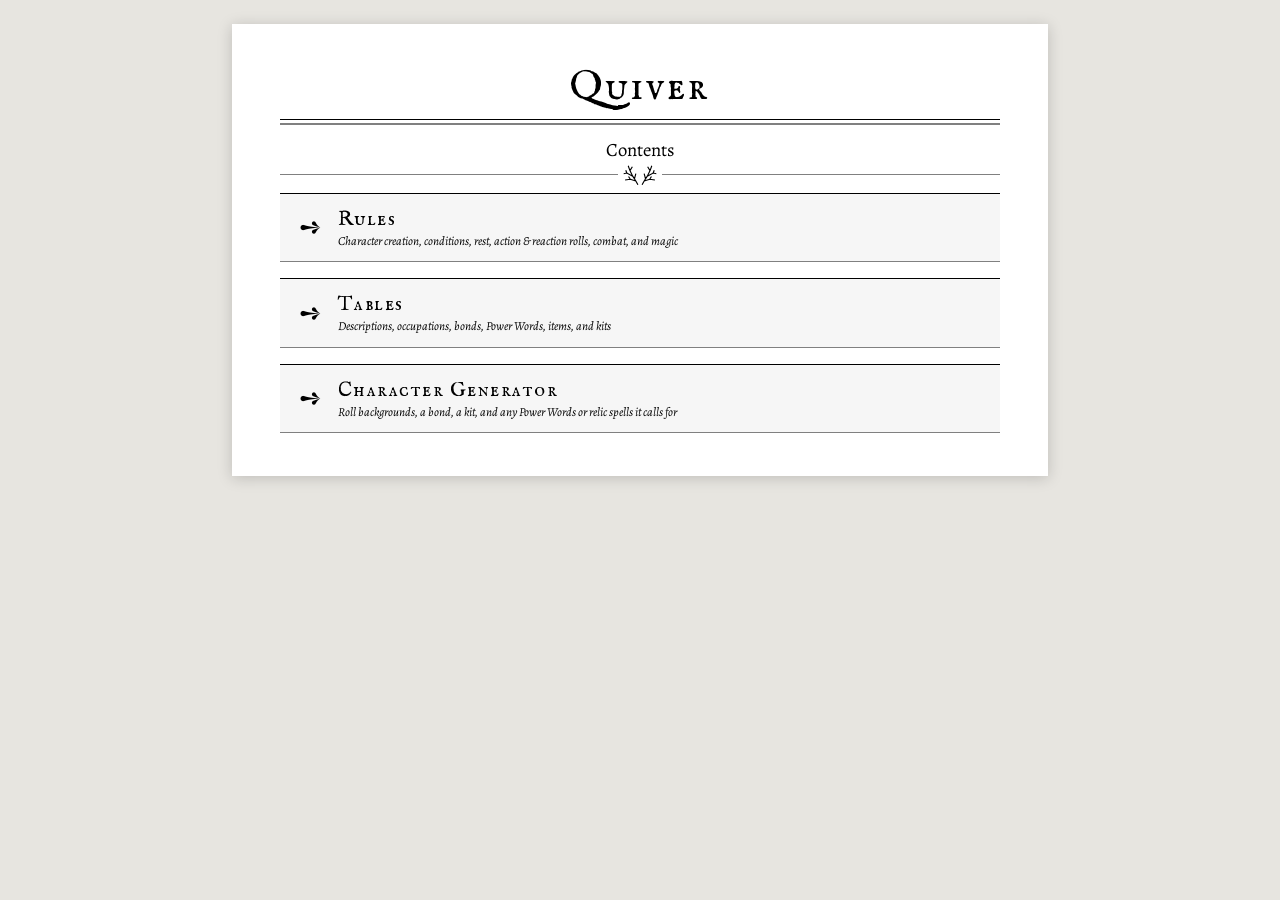
<file: index.html>
<!DOCTYPE html>
<html lang="en">
<head>
<meta charset="UTF-8">
<meta name="viewport" content="width=device-width, initial-scale=1">
<title>Quiver</title>
<link rel="stylesheet" href="style.css">
<link rel="icon" href="favicon.png" type="image/png" sizes="32x32">
</head>
<body class="home">

<div class="page">
  <div class="title">Quiver</div>
  <div class="title-rule"><div class="bar"></div><div class="bar2"></div></div>

  <h2>Contents</h2>

  <a class="doc" href="rules.html">
    <span class="doc-arrow">➺</span>
    <span class="doc-text">
      <span class="doc-title">Rules</span>
      <span class="doc-desc">Character creation, conditions, rest, action &amp; reaction rolls, combat, and magic</span>
    </span>
  </a>

  <a class="doc" href="tables.html">
    <span class="doc-arrow">➺</span>
    <span class="doc-text">
      <span class="doc-title">Tables</span>
      <span class="doc-desc">Descriptions, occupations, bonds, Power Words, items, and kits</span>
    </span>
  </a>

  <a class="doc" href="generator.html">
    <span class="doc-arrow">➺</span>
    <span class="doc-text">
      <span class="doc-title">Character Generator</span>
      <span class="doc-desc">Roll backgrounds, a bond, a kit, and any Power Words or relic spells it calls for</span>
    </span>
  </a>

</div>

</body>
</html>
</file>
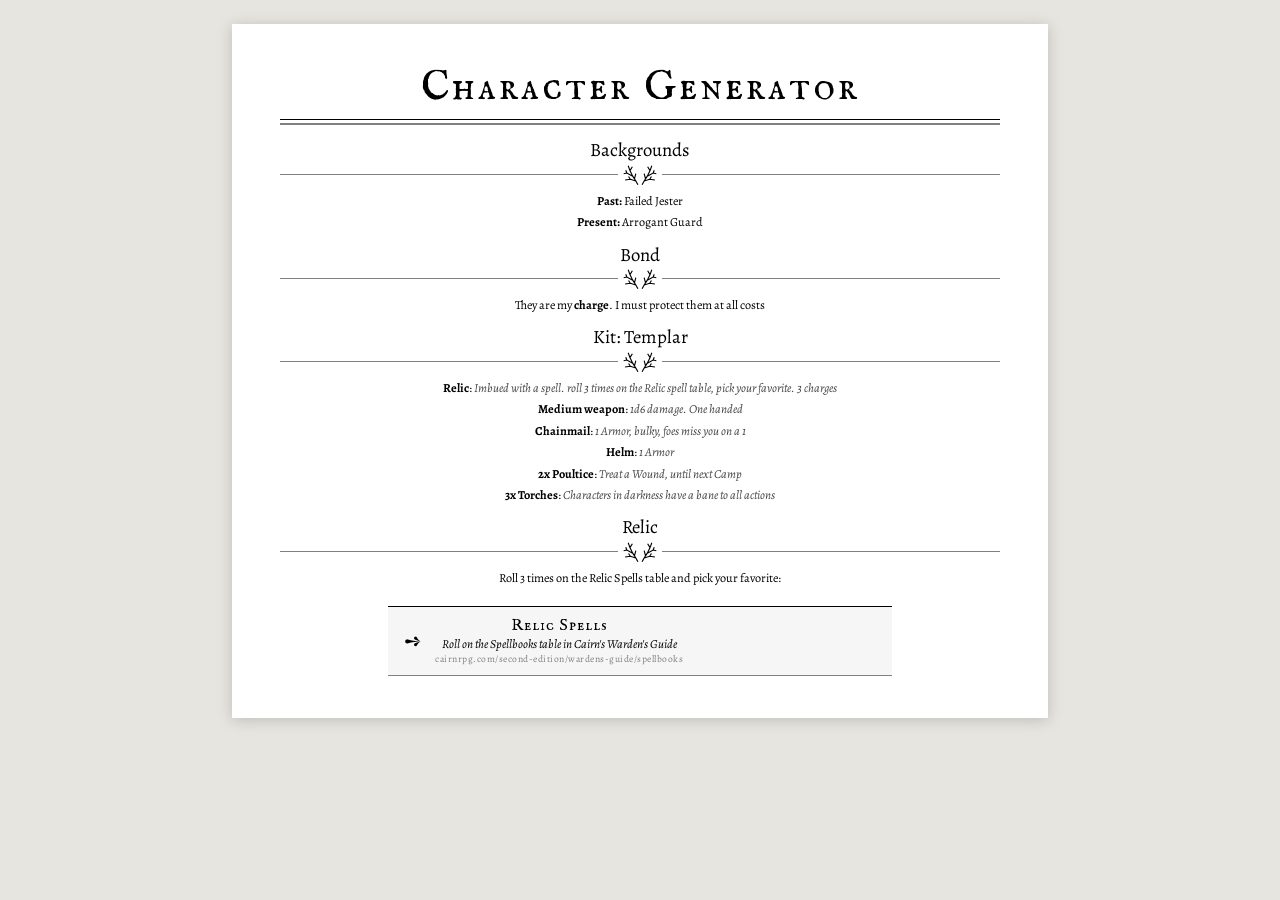
<file: generator.html>
<!DOCTYPE html>
<html lang="en">
<head>
<meta charset="UTF-8">
<meta name="viewport" content="width=device-width, initial-scale=1">
<title>Character Generator</title>
<link rel="stylesheet" href="style.css">
<link rel="icon" href="favicon.png" type="image/png" sizes="32x32">
</head>
<body class="home generator">

<div class="page">
  <div class="title">Character Generator</div>
  <div class="title-rule"><div class="bar"></div><div class="bar2"></div></div>

  <div id="sheet"></div>
</div>

<script>
// All content is read from tables.html at runtime, so nothing here duplicates it.
// fetch() needs the site served over http (e.g. `python -m http.server`), not opened from file://
const pick = arr => arr[Math.floor(Math.random() * arr.length)];

// The table that follows the <h2> with this exact text
function tableAfter(doc, heading) {
  const h2 = [...doc.querySelectorAll('h2')].find(h => h.textContent.trim() === heading);
  let el = h2 && h2.nextElementSibling;
  while (el && el.tagName !== 'TABLE') el = el.nextElementSibling;
  if (!el) throw new Error(`No table found under "${heading}" in tables.html`);
  return el;
}

// Every non-number cell is an entry; innerHTML keeps the <b> in bonds
const entries = table => [...table.querySelectorAll('td:not(.n)')].map(td => td.innerHTML.trim());

// Kits are laid out four to a tbody: a header row of names, then one row per item
function kits(table) {
  const result = [];
  for (const tbody of table.tBodies) {
    const [head, ...rows] = tbody.rows;
    [...head.cells].forEach((th, i) => {
      result.push({
        name: th.textContent.replace(/^\d+\.\s*/, ''),
        items: rows.map(r => r.cells[i].textContent.trim()).filter(Boolean),
      });
    });
  }
  return result;
}

const has = (kit, item) => kit.items.some(i => new RegExp(`\\b${item}\\b`, 'i').test(i));

const normalize = name => name.toLowerCase().replace(/’/g, "'").trim();

// Starting and Signature Items: name in <th>, description in the <td> after it
function itemDescriptions(doc) {
  const descs = {};
  doc.querySelectorAll('table.items th').forEach(th => {
    descs[normalize(th.textContent)] = th.nextElementSibling.textContent.trim();
  });
  return descs;
}

// Kits name items loosely ("3x vials", "Heavy Silvered Weapon", "Musical Instrument"),
// so try a few spellings against the item tables
function describe(kitItem, descs) {
  const name = normalize(kitItem.replace(/^\d+x\s*/i, ''));
  const lookup = n => descs[n] ?? descs[n.replace(/es$/, '')] ?? descs[n.replace(/s$/, '')];
  // "Heavy Silvered Weapon" ➺ "Weapon, Heavy" + "Weapon, silvered"
  const weapon = name.match(/^(.+) weapons?$/);
  const found = weapon
    ? weapon[1].split(' ').map(adj => descs[`weapon, ${adj}`])
    : [lookup(name) ?? lookup(name.split(' ').pop())];
  return found.filter(Boolean).join('. ');
}

function loadTables(doc) {
  return {
    description: entries(tableAfter(doc, 'Description')),
    occupation: entries(tableAfter(doc, 'Occupation')),
    bonds: entries(tableAfter(doc, 'Bonds')),
    powerWords: ['Forms', 'Essence', 'Effect'].map(t => entries(tableAfter(doc, `Power Word: ${t}`))),
    kits: kits(tableAfter(doc, 'Kits')),
    itemDescs: itemDescriptions(doc),
    relicLink: doc.querySelector('a.xref'),
    relicSpells: [],
  };
}

// Cairn's Spellbooks page (the URL comes from the link card in tables.html) is a d100 table:
// number, name, description. The italic part of a description is spellbook flavor, so drop it
async function loadRelicSpells(url) {
  const doc = new DOMParser().parseFromString(await (await fetch(url)).text(), 'text/html');
  return [...doc.querySelectorAll('table tbody tr')].map(r => {
    r.cells[2].querySelectorAll('em').forEach(em => em.remove());
    const text = r.cells[2].textContent.trim().replace(/\.(\s*\.)+$/, '.');
    return {name: r.cells[1].textContent.trim(), text};
  });
}

function rollUnique(n, rollOnce) {
  const results = new Set();
  while (results.size < n) results.add(rollOnce());
  return [...results];
}

function roll(t) {
  const kit = pick(t.kits);
  const background = () => `${pick(t.description)} ${pick(t.occupation)}`;
  const c = {
    backgrounds: [background(), background()],
    bond: pick(t.bonds),
    kit,
    // "roll 5 times on any of the tables": each roll picks a table at random, rerolling repeats
    powerWords: has(kit, 'Grimoire') ? rollUnique(5, () => pick(pick(t.powerWords))) : [],
    relicRolls: has(kit, 'Relic') ? 3 : has(kit, 'Talisman') ? 1 : 0,
    relicSpells: [],
  };
  if (t.relicSpells.length) {
    c.relicSpells = Array.from({length: c.relicRolls}, () => pick(t.relicSpells));
  }
  return c;
}

function render(c, t) {
  const list = items => `<ul>${items.map(i => `<li>${i}</li>`).join('')}</ul>`;
  let html = `
    <h2>Backgrounds</h2>
    ${list([`<b>Past:</b> ${c.backgrounds[0]}`, `<b>Present:</b> ${c.backgrounds[1]}`])}
    <h2>Bond</h2>
    <p>${c.bond}</p>
    <h2>Kit: ${c.kit.name}</h2>
    ${list(c.kit.items.map(item => {
      let desc = describe(item, t.itemDescs);
      // "3x Torches" already says how many, so drop "3 charges" from the description
      if (/^\d+x\s/i.test(item)) {
        desc = desc.replace(/(^|[,.]\s*)\d+ charges?(?=[,.]|$)/gi, '').replace(/^[,.]\s*/, '');
      }
      return `<b>${item}</b>${desc ? `: <span class="item-desc">${desc}</span>` : ''}`;
    }))}`;
  if (c.powerWords.length) {
    html += `<h2>Grimoire</h2><p>${c.powerWords.join(', ')}</p>`;
  }
  if (c.relicRolls) {
    const item = has(c.kit, 'Relic') ? 'Relic' : 'Talisman';
    html += `<h2>${item}</h2>`;
    if (c.relicSpells.length) {
      if (c.relicSpells.length > 1) html += `<p>Pick your favorite:</p>`;
      html += list(c.relicSpells.map(s => `<b>${s.name}</b>: ${s.text}`));
    } else {
      // Cairn couldn't be reached, so fall back to rolling by hand
      const times = c.relicRolls === 1 ? 'once' : `${c.relicRolls} times`;
      html += `<p>Roll ${times} on the Relic Spells table${c.relicRolls > 1 ? ' and pick your favorite' : ''}:</p>`;
      html += t.relicLink ? t.relicLink.outerHTML : '';
    }
  }
  document.getElementById('sheet').innerHTML = html;
}

fetch('tables.html')
  .then(r => r.text())
  .then(async text => {
    const tables = loadTables(new DOMParser().parseFromString(text, 'text/html'));
    if (tables.relicLink) {
      try { tables.relicSpells = await loadRelicSpells(tables.relicLink.href); }
      catch (err) { console.warn('Relic spells unavailable, falling back to the link', err); }
    }
    render(roll(tables), tables);
  })
  .catch(err => {
    document.getElementById('sheet').innerHTML =
      `<p class="note">Couldn't load tables.html (${err.message}). If you opened this file directly, serve the folder instead: <code>python -m http.server</code></p>`;
  });
</script>

</body>
</html>
</file>
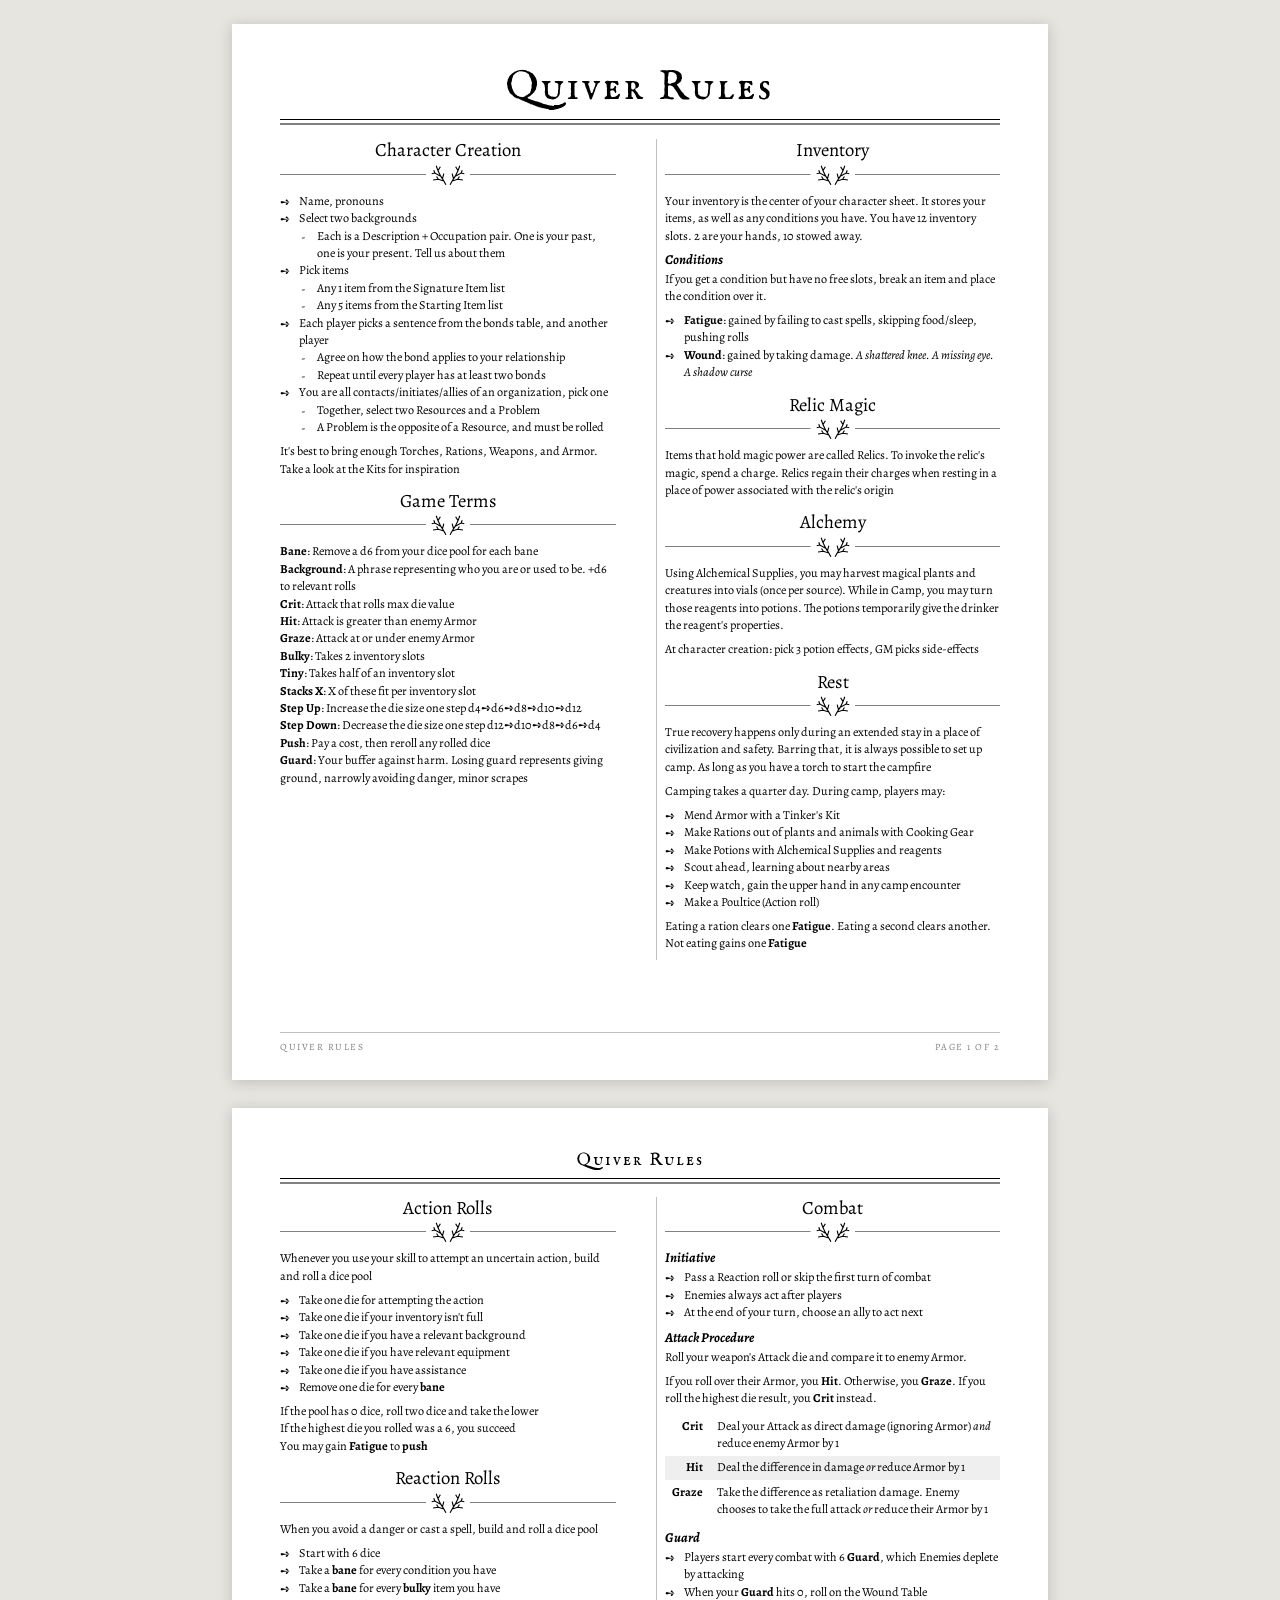
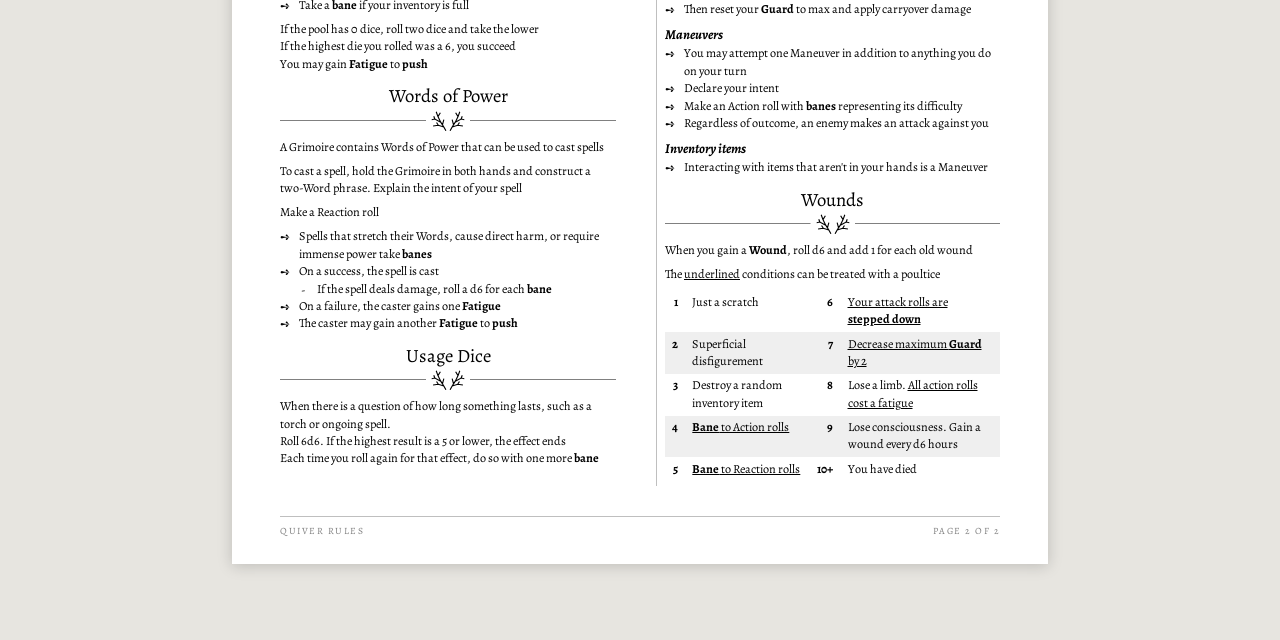
<file: rules.html>
<!DOCTYPE html>
<html lang="en">
<head>
<meta charset="UTF-8">
<meta name="viewport" content="width=device-width, initial-scale=1">
<title>Quiver Rules</title>
<link rel="stylesheet" href="style.css">
<link rel="icon" href="favicon.png" type="image/png" sizes="32x32">
</head>
<body>

<!-- ============ PAGE 1 ============ -->
<div class="page">
  <div class="title">Quiver Rules</div>
  <div class="title-rule"><div class="bar"></div><div class="bar2"></div></div>

  <div class="columns">
    <!-- LEFT COLUMN -->
    <div class="col-left">
      <h2>Character Creation</h2>
      <ul>
        <li>Name, pronouns</li>
        <li>Select two backgrounds
          <ul class="sub">
            <li>Each is a Description + Occupation pair. One is your past, one is your present. Tell us about them</li>
          </ul>
        </li>
        <li>Pick items
          <ul class="sub">
            <li>Any 1 item from the Signature Item list</li>
            <li>Any 5 items from the Starting Item list</li>
          </ul>
        </li>
        <li>Each player picks a sentence from the bonds table, and another player
          <ul class="sub">
            <li>Agree on how the bond applies to your relationship</li>
            <li>Repeat until every player has at least two bonds</li>
          </ul>
        </li>
        <li>You are all contacts/initiates/allies of an organization, pick one
          <ul class="sub">
            <li>Together, select two Resources and a Problem</li>
            <li>A Problem is the opposite of a Resource, and must be rolled</li>
          </ul>
        </li>
      </ul>
      <p>It's best to bring enough Torches, Rations, Weapons, and Armor. Take a look at the Kits for inspiration</p>

      <h2>Game Terms</h2>

      <div class="tight">
        <p><b>Bane</b>: Remove a d6 from your dice pool for each bane</p>
        <p><b>Background</b>: A phrase representing who you are or used to be. +d6 to relevant rolls</p>
        <p><b>Crit</b>: Attack that rolls max die value</p>
        <p><b>Hit</b>: Attack is greater than enemy Armor</p>
        <p><b>Graze</b>: Attack at or under enemy Armor</p>
        <p><b>Bulky</b>: Takes 2 inventory slots</p>
        <p><b>Tiny</b>: Takes half of an inventory slot</p>
        <p><b>Stacks X</b>: X of these fit per inventory slot</p>
        <p><b>Step Up</b>: Increase the die size one step d4➺d6➺d8➺d10➺d12</p>
        <p><b>Step Down</b>: Decrease the die size one step d12➺d10➺d8➺d6➺d4</p>
        <p><b>Push</b>: Pay a cost, then reroll any rolled dice</p>
        <p><b>Guard</b>: Your buffer against harm. Losing guard represents giving ground, narrowly avoiding danger, minor scrapes</p>
      </div>

    </div>

    <!-- RIGHT COLUMN -->
    <div class="col-right">

      <h2>Inventory</h2>
        <p>Your inventory is the center of your character sheet. It stores your items, as well as any conditions you have.
        You have 12 inventory slots. 2 are your hands, 10 stowed away.</p>
      <h3>Conditions</h3>
      <p>If you get a condition but have no free slots, break an item and place the condition over it.</p>
      <ul>
        <li><b>Fatigue</b>: gained by failing to cast spells, skipping food/sleep, pushing rolls</li>
        <li><b>Wound</b>: gained by taking damage. <i>A shattered knee. A missing eye. A shadow curse</i></li>
      </ul>

      <h2>Relic Magic</h2>

      <p>Items that hold magic power are called Relics.
      To invoke the relic's magic, spend a charge. 
      Relics regain their charges when resting in a place of power associated with the relic's origin</p>

      <h2>Alchemy</h2>
       <p>Using Alchemical Supplies, you may harvest magical plants and creatures into vials (once per source).
        While in Camp, you may turn those reagents into potions.
        The potions temporarily give the drinker the reagent's properties.</p>
        <p>At character creation: pick 3 potion effects, GM picks side-effects</p>

      <h2>Rest</h2>

      <p>True recovery happens only during an extended stay in a place of civilization and safety. Barring that, it is always possible to set up camp. As long as you have a torch to start the campfire</p>
      <p>Camping takes a quarter day. During camp, players may:</p>
      <ul>
        <li>Mend Armor with a Tinker's Kit</li>
        <li>Make Rations out of plants and animals with Cooking Gear</li>
        <li>Make Potions with Alchemical Supplies and reagents</li>
        <li>Scout ahead, learning about nearby areas</li>
        <li>Keep watch, gain the upper hand in any camp encounter</li>
        <li>Make a Poultice (Action roll)</li>
      </ul>
      <p>Eating a ration clears one <b>Fatigue</b>. Eating a second clears another. Not eating gains one <b>Fatigue</b></p>
    </div>
  </div>


  <div class="footer"><span>QUIVER RULES</span><span>PAGE 1 OF 2</span></div>
</div>

<!-- ============ PAGE 2 ============ -->
<div class="page">
  <div class="running-title">Quiver Rules</div>
  <div class="running-rule"></div>
  <div class="running-rule2"></div>

  <div class="columns">
    <!-- LEFT COLUMN -->
    <div class="col-left">
      <h2>Action Rolls</h2>

      <p>Whenever you use your skill to attempt an uncertain action, build and roll a dice pool</p>
      <ul>
        <li>Take one die for attempting the action</li>
        <li>Take one die if your inventory isn't full</li>
        <li>Take one die if you have a relevant background</li>
        <li>Take one die if you have relevant equipment</li>
        <li>Take one die if you have assistance</li>
        <li>Remove one die for every <b>bane</b></li>
      </ul>
      <p>
        If the pool has 0 dice, roll two dice and take the lower<br>
        If the highest die you rolled was a 6, you succeed<br>
        You may gain <b>Fatigue</b> to <b>push</b>
      </p>

      <h2>Reaction Rolls</h2>

      <p>When you avoid a danger or cast a spell, build and roll a dice pool</p>
      <ul>
        <li>Start with 6 dice</li>
        <li>Take a <b>bane</b> for every condition you have</li>
        <li>Take a <b>bane</b> for every <b>bulky</b> item you have</li>
        <li>Take a <b>bane</b> if your inventory is full</li>
      </ul>
      <p>
        If the pool has 0 dice, roll two dice and take the lower<br>
        If the highest die you rolled was a 6, you succeed<br>
        You may gain <b>Fatigue</b> to <b>push</b>
      </p>

      <h2>Words of Power</h2>

      <p>A Grimoire contains Words of Power that can be used to cast spells</p>
      <p>To cast a spell, hold the Grimoire in both hands and construct a two-Word phrase. Explain the intent of your spell</p>
      <p>Make a Reaction roll</p>
      <ul>
        <li>Spells that stretch their Words, cause direct harm, or require immense power take <b>banes</b></li>
        <li>On a success, the spell is cast
          <ul class="sub">
            <li>If the spell deals damage, roll a d6 for each <b>bane</b></li>
          </ul>
        </li>
        <li>On a failure, the caster gains one <b>Fatigue</b></li>
        <li>The caster may gain another <b>Fatigue</b> to <b>push</b></li>
      </ul>

      <h2>Usage Dice</h2>
      <p>
        When there is a question of how long something lasts, such as a torch or ongoing spell.<br>
        Roll 6d6. If the highest result is a 5 or lower, the effect ends<br>
        Each time you roll again for that effect, do so with one more <b>bane</b>
      </p>
    </div>

    <!-- RIGHT COLUMN -->
    <div class="col-right">
      <h2>Combat</h2>

      <h3>Initiative</h3>
      <ul>
        <li>Pass a Reaction roll or skip the first turn of combat</li>
        <li>Enemies always act after players</li>
        <li>At the end of your turn, choose an ally to act next</li>
      </ul>

      <h3>Attack Procedure</h3>
      <p>Roll your weapon's Attack die and compare it to enemy Armor.</p>
      <p>If you roll over their Armor, you <b>Hit</b>. Otherwise, you <b>Graze</b>. If you roll the highest die result, you <b>Crit</b> instead.</p>
      <table>
        <tr><td class="n">Crit</td><td>Deal your Attack as direct damage (ignoring Armor) <i>and</i> reduce enemy Armor by 1</td></tr>
        <tr><td class="n">Hit</td><td>Deal the difference in damage <i>or</i> reduce Armor by 1</td></tr>
        <tr><td class="n">Graze</td><td>Take the difference as retaliation damage. Enemy chooses to take the full attack <i>or</i> reduce their Armor by 1</td></tr>
      </table>

      <h3>Guard</h3>
      <ul>
        <li>Players start every combat with 6 <b>Guard</b>, which Enemies deplete by attacking</li>
        <li>When your <b>Guard</b> hits 0, roll on the Wound Table</li>
        <li>Then reset your <b>Guard</b> to max and apply carryover damage</li>
      </ul>

      <h3>Maneuvers</h3>
      <ul>
        <li>You may attempt one Maneuver in addition to anything you do on your turn</li>
        <li>Declare your intent</li>
        <li>Make an Action roll with <b>banes</b> representing its difficulty</li>
        <li>Regardless of outcome, an enemy makes an attack against you</li>
      </ul>

      <h3>Inventory items</h3>
      <ul>
        <li>Interacting with items that aren't in your hands is a Maneuver</li>
      </ul>

      <h2>Wounds</h2>

      <p>When you gain a <b>Wound</b>, roll d6 and add 1 for each old wound</p>
      <p>The <u>underlined</u> conditions can be treated with a poultice</p>
      <table class="wounds">
        <tr><td class="n">1</td><td>Just a scratch</td><td class="n">6</td><td><u>Your attack rolls are <b>stepped&nbsp;down</b></u></td></tr>
        <tr><td class="n">2</td><td>Superficial disfigurement</td><td class="n">7</td><td><u>Decrease maximum <b>Guard</b> by 2</u></td></tr>
        <tr><td class="n">3</td><td>Destroy a random inventory item</td><td class="n">8</td><td>Lose a limb. <u>All action rolls cost a fatigue</u></td></tr>
        <tr><td class="n">4</td><td><u><b>Bane</b> to Action rolls</u></td><td class="n">9</td><td>Lose consciousness. Gain a wound every d6 hours</td></tr>
        <tr><td class="n">5</td><td><u><b>Bane</b> to Reaction rolls</u></td><td class="n">10+</td><td>You have died</td></tr>
      </table>
    </div>
  </div>

  <div class="footer"><span>QUIVER RULES</span><span>PAGE 2 OF 2</span></div>
</div>

</body>
</html>
</file>
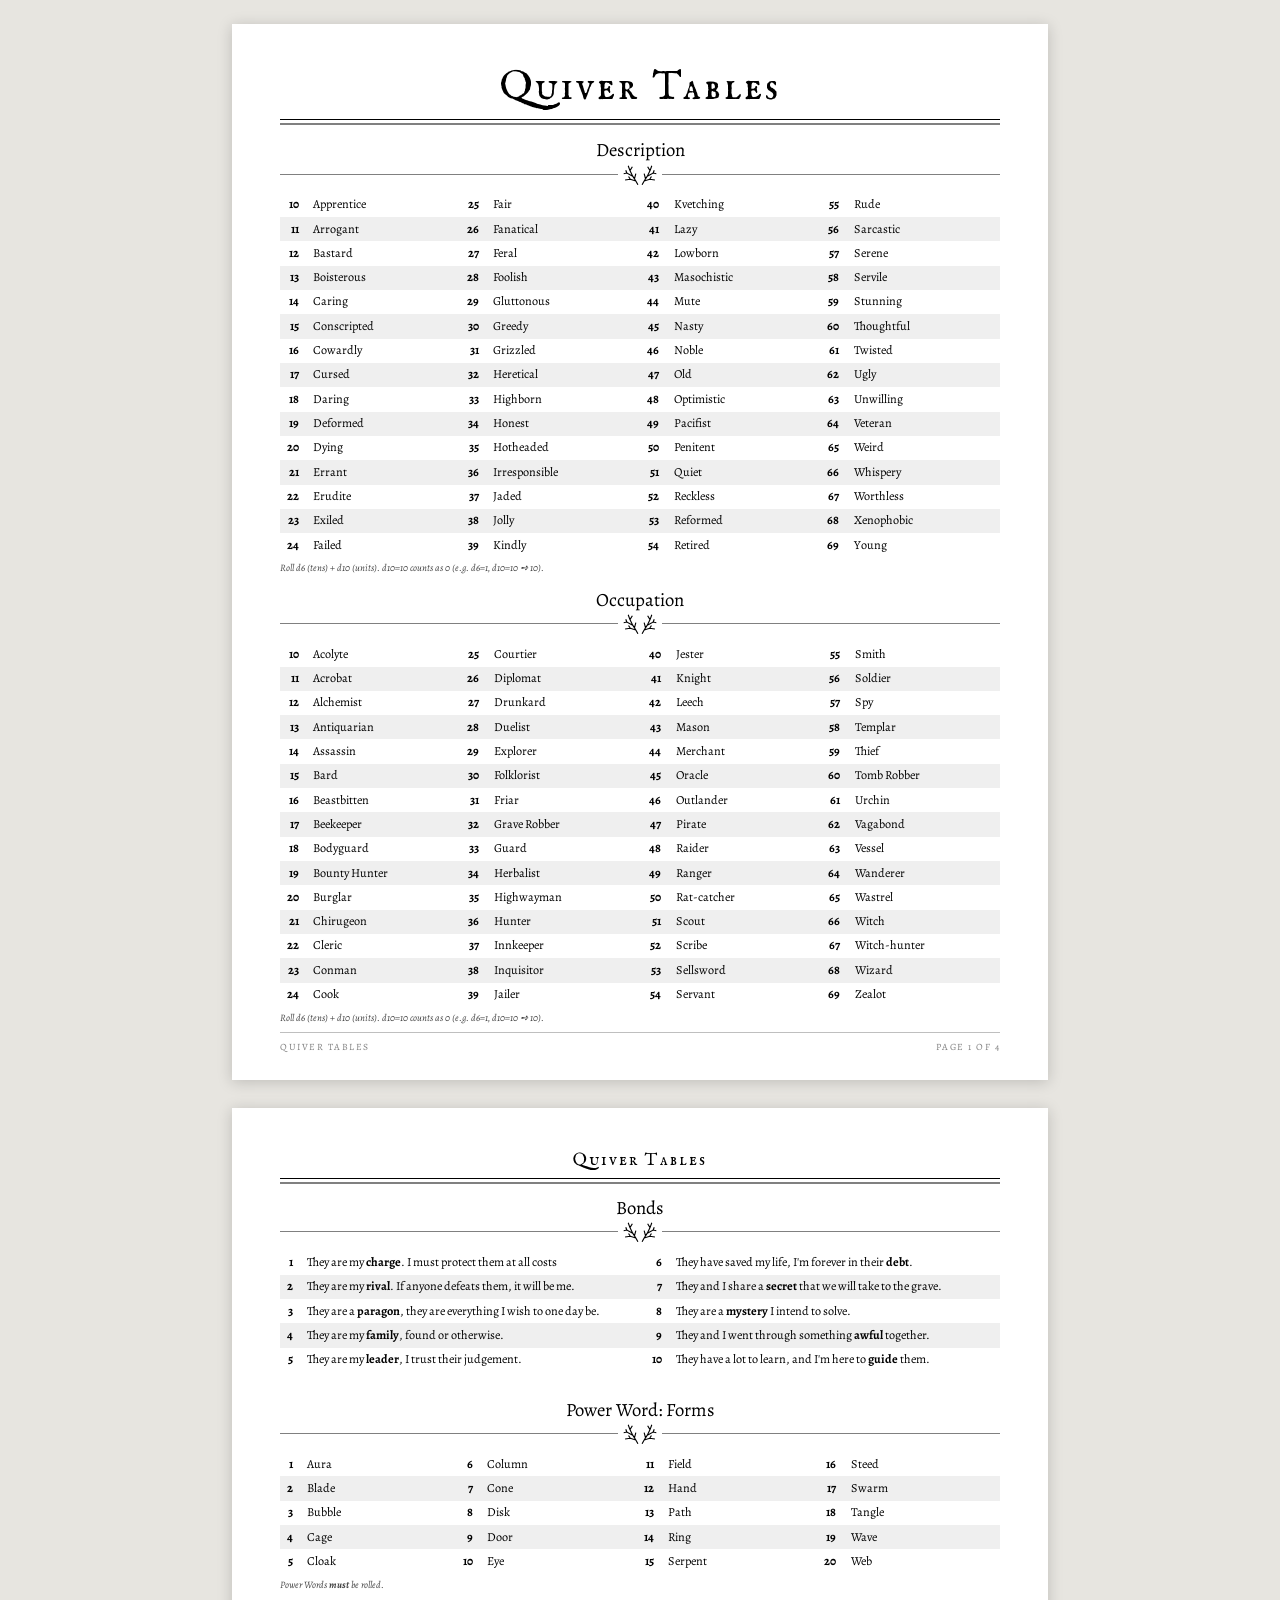
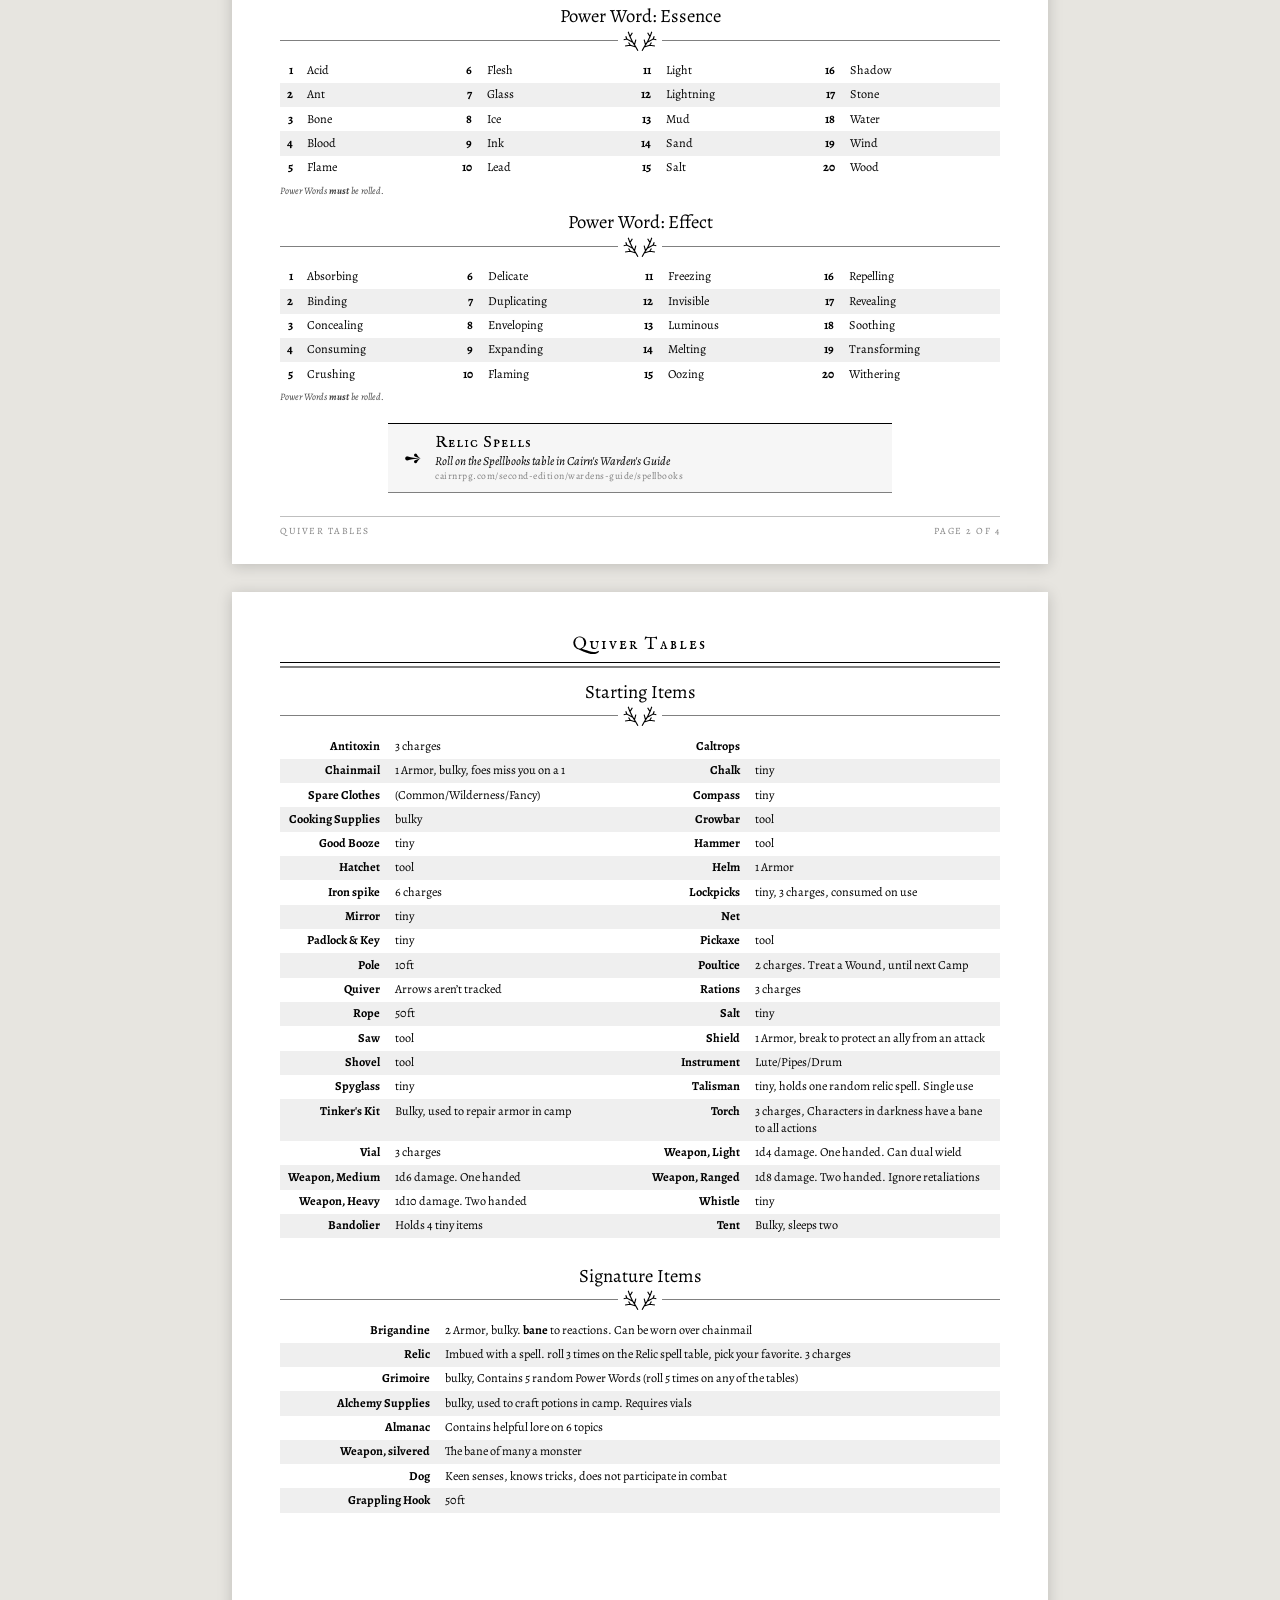
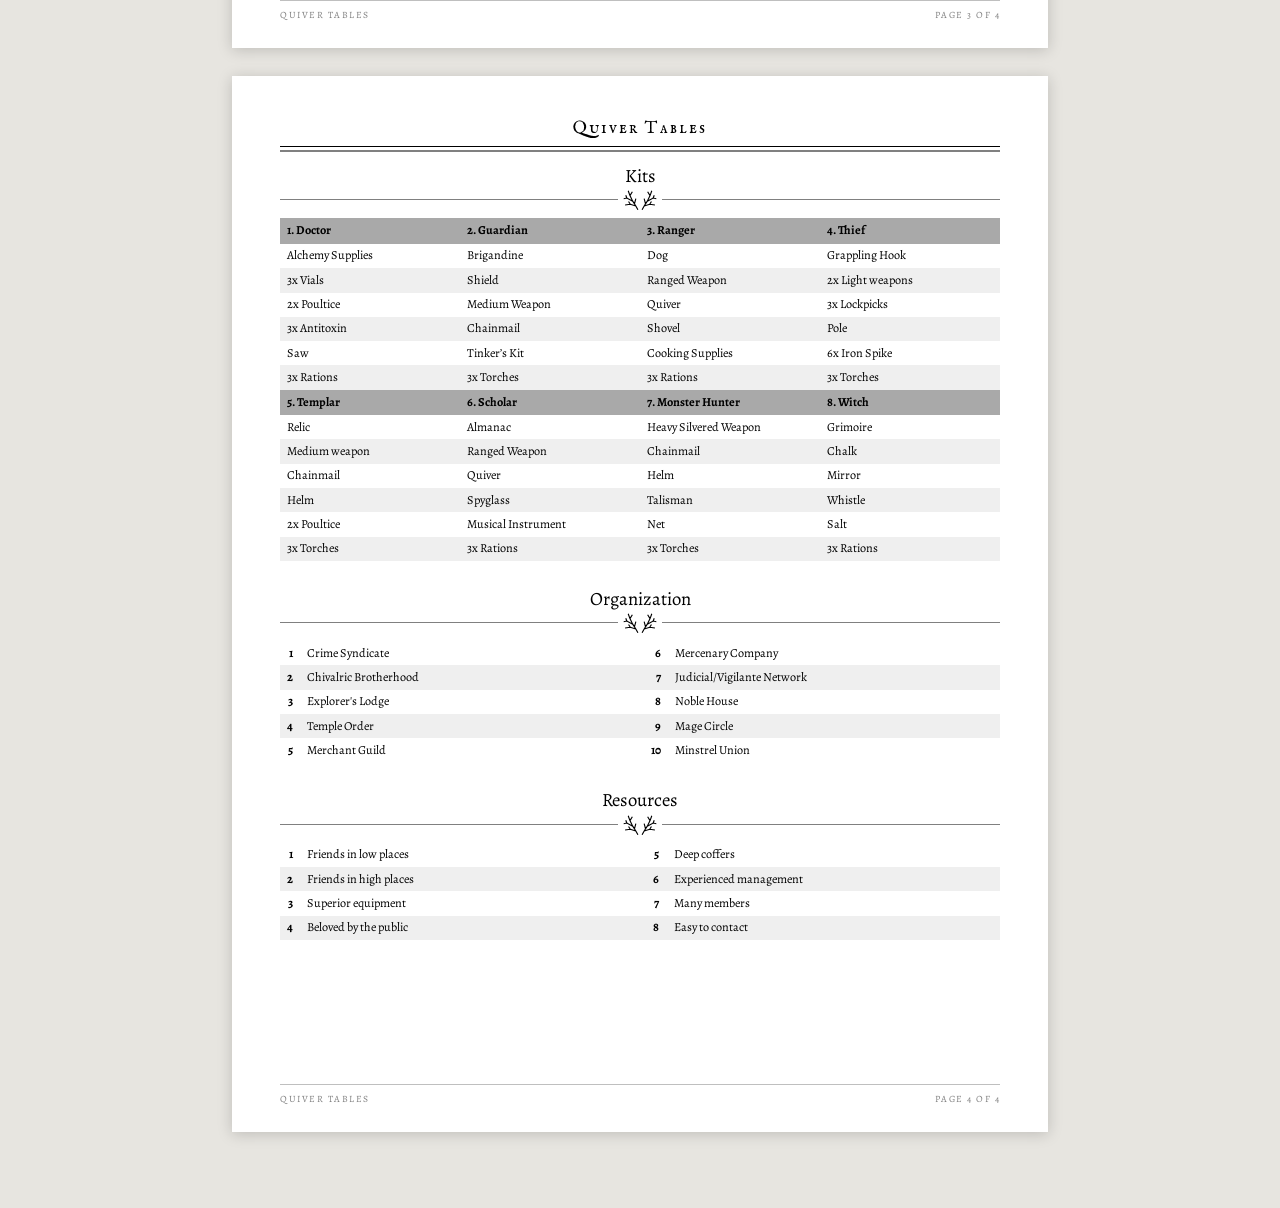
<file: tables.html>
<!DOCTYPE html>
<html lang="en">
<head>
<meta charset="UTF-8">
<meta name="viewport" content="width=device-width, initial-scale=1">
<title>Quiver Tables</title>
<link rel="stylesheet" href="style.css">
<link rel="icon" href="favicon.png" type="image/png" sizes="32x32">
</head>
<body>

<!-- ============ PAGE 1 ============ -->
<div class="page">
  <div class="title">Quiver Tables</div>
  <div class="title-rule"><div class="bar"></div><div class="bar2"></div></div>

  <h2>Description</h2>
  <table class="roll">
    <tr><td class="n">10</td><td>Apprentice</td><td class="n">25</td><td>Fair</td><td class="n">40</td><td>Kvetching</td><td class="n">55</td><td>Rude</td></tr>
    <tr><td class="n">11</td><td>Arrogant</td><td class="n">26</td><td>Fanatical</td><td class="n">41</td><td>Lazy</td><td class="n">56</td><td>Sarcastic</td></tr>
    <tr><td class="n">12</td><td>Bastard</td><td class="n">27</td><td>Feral</td><td class="n">42</td><td>Lowborn</td><td class="n">57</td><td>Serene</td></tr>
    <tr><td class="n">13</td><td>Boisterous</td><td class="n">28</td><td>Foolish</td><td class="n">43</td><td>Masochistic</td><td class="n">58</td><td>Servile</td></tr>
    <tr><td class="n">14</td><td>Caring</td><td class="n">29</td><td>Gluttonous</td><td class="n">44</td><td>Mute</td><td class="n">59</td><td>Stunning</td></tr>
    <tr><td class="n">15</td><td>Conscripted</td><td class="n">30</td><td>Greedy</td><td class="n">45</td><td>Nasty</td><td class="n">60</td><td>Thoughtful</td></tr>
    <tr><td class="n">16</td><td>Cowardly</td><td class="n">31</td><td>Grizzled</td><td class="n">46</td><td>Noble</td><td class="n">61</td><td>Twisted</td></tr>
    <tr><td class="n">17</td><td>Cursed</td><td class="n">32</td><td>Heretical</td><td class="n">47</td><td>Old</td><td class="n">62</td><td>Ugly</td></tr>
    <tr><td class="n">18</td><td>Daring</td><td class="n">33</td><td>Highborn</td><td class="n">48</td><td>Optimistic</td><td class="n">63</td><td>Unwilling</td></tr>
    <tr><td class="n">19</td><td>Deformed</td><td class="n">34</td><td>Honest</td><td class="n">49</td><td>Pacifist</td><td class="n">64</td><td>Veteran</td></tr>
    <tr><td class="n">20</td><td>Dying</td><td class="n">35</td><td>Hotheaded</td><td class="n">50</td><td>Penitent</td><td class="n">65</td><td>Weird</td></tr>
    <tr><td class="n">21</td><td>Errant</td><td class="n">36</td><td>Irresponsible</td><td class="n">51</td><td>Quiet</td><td class="n">66</td><td>Whispery</td></tr>
    <tr><td class="n">22</td><td>Erudite</td><td class="n">37</td><td>Jaded</td><td class="n">52</td><td>Reckless</td><td class="n">67</td><td>Worthless</td></tr>
    <tr><td class="n">23</td><td>Exiled</td><td class="n">38</td><td>Jolly</td><td class="n">53</td><td>Reformed</td><td class="n">68</td><td>Xenophobic</td></tr>
    <tr><td class="n">24</td><td>Failed</td><td class="n">39</td><td>Kindly</td><td class="n">54</td><td>Retired</td><td class="n">69</td><td>Young</td></tr>
  </table>
  <p class="note">Roll d6 (tens) + d10 (units). d10=10 counts as 0 (e.g. d6=1, d10=10 ➺ 10).</p>

  <h2>Occupation</h2>
  <table class="roll">
    <tr><td class="n">10</td><td>Acolyte</td><td class="n">25</td><td>Courtier</td><td class="n">40</td><td>Jester</td><td class="n">55</td><td>Smith</td></tr>
    <tr><td class="n">11</td><td>Acrobat</td><td class="n">26</td><td>Diplomat</td><td class="n">41</td><td>Knight</td><td class="n">56</td><td>Soldier</td></tr>
    <tr><td class="n">12</td><td>Alchemist</td><td class="n">27</td><td>Drunkard</td><td class="n">42</td><td>Leech</td><td class="n">57</td><td>Spy</td></tr>
    <tr><td class="n">13</td><td>Antiquarian</td><td class="n">28</td><td>Duelist</td><td class="n">43</td><td>Mason</td><td class="n">58</td><td>Templar</td></tr>
    <tr><td class="n">14</td><td>Assassin</td><td class="n">29</td><td>Explorer</td><td class="n">44</td><td>Merchant</td><td class="n">59</td><td>Thief</td></tr>
    <tr><td class="n">15</td><td>Bard</td><td class="n">30</td><td>Folklorist</td><td class="n">45</td><td>Oracle</td><td class="n">60</td><td>Tomb Robber</td></tr>
    <tr><td class="n">16</td><td>Beastbitten</td><td class="n">31</td><td>Friar</td><td class="n">46</td><td>Outlander</td><td class="n">61</td><td>Urchin</td></tr>
    <tr><td class="n">17</td><td>Beekeeper</td><td class="n">32</td><td>Grave Robber</td><td class="n">47</td><td>Pirate</td><td class="n">62</td><td>Vagabond</td></tr>
    <tr><td class="n">18</td><td>Bodyguard</td><td class="n">33</td><td>Guard</td><td class="n">48</td><td>Raider</td><td class="n">63</td><td>Vessel</td></tr>
    <tr><td class="n">19</td><td>Bounty Hunter</td><td class="n">34</td><td>Herbalist</td><td class="n">49</td><td>Ranger</td><td class="n">64</td><td>Wanderer</td></tr>
    <tr><td class="n">20</td><td>Burglar</td><td class="n">35</td><td>Highwayman</td><td class="n">50</td><td>Rat-catcher</td><td class="n">65</td><td>Wastrel</td></tr>
    <tr><td class="n">21</td><td>Chirugeon</td><td class="n">36</td><td>Hunter</td><td class="n">51</td><td>Scout</td><td class="n">66</td><td>Witch</td></tr>
    <tr><td class="n">22</td><td>Cleric</td><td class="n">37</td><td>Innkeeper</td><td class="n">52</td><td>Scribe</td><td class="n">67</td><td>Witch-hunter</td></tr>
    <tr><td class="n">23</td><td>Conman</td><td class="n">38</td><td>Inquisitor</td><td class="n">53</td><td>Sellsword</td><td class="n">68</td><td>Wizard</td></tr>
    <tr><td class="n">24</td><td>Cook</td><td class="n">39</td><td>Jailer</td><td class="n">54</td><td>Servant</td><td class="n">69</td><td>Zealot</td></tr>
  </table>
  <p class="note">Roll d6 (tens) + d10 (units). d10=10 counts as 0 (e.g. d6=1, d10=10 ➺ 10).</p>

  <div class="footer"><span>QUIVER TABLES</span><span>PAGE 1 OF 4</span></div>
</div>

<!-- ============ PAGE 2 ============ -->
<div class="page">
  <div class="running-title">Quiver Tables</div>
  <div class="running-rule"></div>
  <div class="running-rule2"></div>

  <h2>Bonds</h2>
  <table class="bonds">
    <tr><td class="n">1</td><td>They are my <b>charge</b>. I must protect them at all costs</td><td class="n">6</td><td>They have saved my life, I'm forever in their <b>debt</b>.</td></tr>
    <tr><td class="n">2</td><td>They are my <b>rival</b>. If anyone defeats them, it will be me.</td><td class="n">7</td><td>They and I share a <b>secret</b> that we will take to the grave.</td></tr>
    <tr><td class="n">3</td><td>They are a <b>paragon</b>, they are everything I wish to one day be.</td><td class="n">8</td><td>They are a <b>mystery</b> I intend to solve.</td></tr>
    <tr><td class="n">4</td><td>They are my <b>family</b>, found or otherwise.</td><td class="n">9</td><td>They and I went through something <b>awful</b> together.</td></tr>
    <tr><td class="n">5</td><td>They are my <b>leader</b>, I trust their judgement.</td><td class="n">10</td><td>They have a lot to learn, and I'm here to <b>guide</b> them.</td></tr>
  </table>
  <div style="height:8pt"></div>

  <h2>Power Word: Forms</h2>
  <table class="roll">
    <tr><td class="n">1</td><td>Aura</td><td class="n">6</td><td>Column</td><td class="n">11</td><td>Field</td><td class="n">16</td><td>Steed</td></tr>
    <tr><td class="n">2</td><td>Blade</td><td class="n">7</td><td>Cone</td><td class="n">12</td><td>Hand</td><td class="n">17</td><td>Swarm</td></tr>
    <tr><td class="n">3</td><td>Bubble</td><td class="n">8</td><td>Disk</td><td class="n">13</td><td>Path</td><td class="n">18</td><td>Tangle</td></tr>
    <tr><td class="n">4</td><td>Cage</td><td class="n">9</td><td>Door</td><td class="n">14</td><td>Ring</td><td class="n">19</td><td>Wave</td></tr>
    <tr><td class="n">5</td><td>Cloak</td><td class="n">10</td><td>Eye</td><td class="n">15</td><td>Serpent</td><td class="n">20</td><td>Web</td></tr>
  </table>
  <p class="note">Power Words <b>must</b> be rolled.</p>

  <h2>Power Word: Essence</h2>
  <table class="roll">
    <tr><td class="n">1</td><td>Acid</td><td class="n">6</td><td>Flesh</td><td class="n">11</td><td>Light</td><td class="n">16</td><td>Shadow</td></tr>
    <tr><td class="n">2</td><td>Ant</td><td class="n">7</td><td>Glass</td><td class="n">12</td><td>Lightning</td><td class="n">17</td><td>Stone</td></tr>
    <tr><td class="n">3</td><td>Bone</td><td class="n">8</td><td>Ice</td><td class="n">13</td><td>Mud</td><td class="n">18</td><td>Water</td></tr>
    <tr><td class="n">4</td><td>Blood</td><td class="n">9</td><td>Ink</td><td class="n">14</td><td>Sand</td><td class="n">19</td><td>Wind</td></tr>
    <tr><td class="n">5</td><td>Flame</td><td class="n">10</td><td>Lead</td><td class="n">15</td><td>Salt</td><td class="n">20</td><td>Wood</td></tr>
  </table>
  <p class="note">Power Words <b>must</b> be rolled.</p>

  <h2>Power Word: Effect</h2>
  <table class="roll">
    <tr><td class="n">1</td><td>Absorbing</td><td class="n">6</td><td>Delicate</td><td class="n">11</td><td>Freezing</td><td class="n">16</td><td>Repelling</td></tr>
    <tr><td class="n">2</td><td>Binding</td><td class="n">7</td><td>Duplicating</td><td class="n">12</td><td>Invisible</td><td class="n">17</td><td>Revealing</td></tr>
    <tr><td class="n">3</td><td>Concealing</td><td class="n">8</td><td>Enveloping</td><td class="n">13</td><td>Luminous</td><td class="n">18</td><td>Soothing</td></tr>
    <tr><td class="n">4</td><td>Consuming</td><td class="n">9</td><td>Expanding</td><td class="n">14</td><td>Melting</td><td class="n">19</td><td>Transforming</td></tr>
    <tr><td class="n">5</td><td>Crushing</td><td class="n">10</td><td>Flaming</td><td class="n">15</td><td>Oozing</td><td class="n">20</td><td>Withering</td></tr>
  </table>
  <p class="note">Power Words <b>must</b> be rolled.</p>

  <a class="xref" href="https://cairnrpg.com/second-edition/wardens-guide/spellbooks/" target="_blank" rel="noopener">
    <span class="xref-arrow">➺</span>
    <span class="xref-text">
      <span class="xref-title">Relic Spells</span>
      <span class="xref-desc">Roll on the Spellbooks table in Cairn's Warden's Guide</span>
      <span class="xref-url">cairnrpg.com/second-edition/wardens-guide/spellbooks</span>
    </span>
  </a>

  <div class="footer"><span>QUIVER TABLES</span><span>PAGE 2 OF 4</span></div>
</div>

<!-- ============ PAGE 3 ============ -->
<div class="page">
  <div class="running-title">Quiver Tables</div>
  <div class="running-rule"></div>
  <div class="running-rule2"></div>

  <h2>Starting Items</h2>
  <table class="items">
    <tr><th>Antitoxin</th><td>3 charges</td><th>Caltrops</th><td></td></tr>
    <tr><th>Chainmail</th><td>1 Armor, bulky, foes miss you on a 1</td><th>Chalk</th><td>tiny</td></tr>
    <tr><th>Spare Clothes</th><td>(Common/Wilderness/Fancy)</td><th>Compass</th><td>tiny</td></tr>
    <tr><th>Cooking Supplies</th><td>bulky</td><th>Crowbar</th><td>tool</td></tr>
    <tr><th>Good Booze</th><td>tiny</td><th>Hammer</th><td>tool</td></tr>
    <tr><th>Hatchet</th><td>tool</td><th>Helm</th><td>1 Armor</td></tr>
    <tr><th>Iron spike</th><td>6 charges</td><th>Lockpicks</th><td>tiny, 3 charges, consumed on use</td></tr>
    <tr><th>Mirror</th><td>tiny</td><th>Net</th><td></td></tr>
    <tr><th>Padlock &amp; Key</th><td>tiny</td><th>Pickaxe</th><td>tool</td></tr>
    <tr><th>Pole</th><td>10ft</td><th>Poultice</th><td>2 charges. Treat a Wound, until next Camp</td></tr>
    <tr><th>Quiver</th><td>Arrows aren’t tracked</td><th>Rations</th><td>3 charges</td></tr>
    <tr><th>Rope</th><td>50ft</td><th>Salt</th><td>tiny</td></tr>
    <tr><th>Saw</th><td>tool</td><th>Shield</th><td>1 Armor, break to protect an ally from an attack</td></tr>
    <tr><th>Shovel</th><td>tool</td><th>Instrument</th><td>Lute/Pipes/Drum</td></tr>
    <tr><th>Spyglass</th><td>tiny</td><th>Talisman</th><td>tiny, holds one random relic spell. Single use</td></tr>
    <tr><th>Tinker's Kit</th><td>Bulky, used to repair armor in camp</td><th>Torch</th><td>3 charges, Characters in darkness have a bane to all actions</td></tr>
    <tr><th>Vial</th><td>3 charges</td><th>Weapon, Light</th><td>1d4 damage. One handed. Can dual wield</td></tr>
    <tr><th>Weapon, Medium</th><td>1d6 damage. One handed</td><th>Weapon, Ranged</th><td>1d8 damage. Two handed. Ignore retaliations</td></tr>
    <tr><th>Weapon, Heavy</th><td>1d10 damage. Two handed</td><th>Whistle</th><td>tiny</td></tr>
    <tr><th>Bandolier</th><td>Holds 4 tiny items</td><th>Tent</th><td>Bulky, sleeps two</td></tr>
  </table>
  <div style="height:8pt"></div>

  <h2>Signature Items</h2>
  <table class="items signature">
    <tr><th>Brigandine</th><td>2 Armor, bulky. <b>bane</b> to reactions. Can be worn over chainmail</td></tr>
    <tr><th>Relic</th><td>Imbued with a spell. roll 3 times on the Relic spell table, pick your favorite. 3 charges</td></tr>
    <tr><th>Grimoire</th><td>bulky, Contains 5 random Power Words (roll 5 times on any of the tables)</td></tr>
    <tr><th>Alchemy Supplies</th><td>bulky, used to craft potions in camp. Requires vials</td></tr>
    <tr><th>Almanac</th><td>Contains helpful lore on 6 topics</td></tr>
    <tr><th>Weapon, silvered</th><td>The bane of many a monster</td></tr>
    <tr><th>Dog</th><td>Keen senses, knows tricks, does not participate in combat</td></tr>
    <tr><th>Grappling Hook</th><td>50ft</td></tr>
  </table>

  <div class="footer"><span>QUIVER TABLES</span><span>PAGE 3 OF 4</span></div>
</div>

<!-- ============ PAGE 4 ============ -->
<div class="page">
  <div class="running-title">Quiver Tables</div>
  <div class="running-rule"></div>
  <div class="running-rule2"></div>

  <h2>Kits</h2>
  <table class="kits">
    <tbody>
      <tr class="head"><th>1. Doctor</th><th>2. Guardian</th><th>3. Ranger</th><th>4. Thief</th></tr>
      <tr><td>Alchemy Supplies</td><td>Brigandine</td><td>Dog</td><td>Grappling Hook</td></tr>
      <tr><td>3x Vials</td><td>Shield</td><td>Ranged Weapon</td><td>2x Light weapons</td></tr>
      <tr><td>2x Poultice</td><td>Medium Weapon</td><td>Quiver</td><td>3x Lockpicks</td></tr>
      <tr><td>3x Antitoxin</td><td>Chainmail</td><td>Shovel</td><td>Pole</td></tr>
      <tr><td>Saw</td><td>Tinker’s Kit</td><td>Cooking Supplies</td><td>6x Iron Spike</td></tr>
      <tr><td>3x Rations</td><td>3x Torches</td><td>3x Rations</td><td>3x Torches</td></tr>
    </tbody>
    <tbody>
      <tr class="head"><th>5. Templar</th><th>6. Scholar</th><th>7. Monster Hunter</th><th>8. Witch</th></tr>
      <tr><td>Relic</td><td>Almanac</td><td>Heavy Silvered Weapon</td><td>Grimoire</td></tr>
      <tr><td>Medium weapon</td><td>Ranged Weapon</td><td>Chainmail</td><td>Chalk</td></tr>
      <tr><td>Chainmail</td><td>Quiver</td><td>Helm</td><td>Mirror</td></tr>
      <tr><td>Helm</td><td>Spyglass</td><td>Talisman</td><td>Whistle</td></tr>
      <tr><td>2x Poultice</td><td>Musical Instrument</td><td>Net</td><td>Salt</td></tr>
      <tr><td>3x Torches</td><td>3x Rations</td><td>3x Torches</td><td>3x Rations</td></tr>
    </tbody>
  </table>
  <div style="height:8pt"></div>

  <h2>Organization</h2>
  <table class="bonds">
    <tr><td class="n">1</td><td>Crime Syndicate</td><td class="n">6</td><td>Mercenary Company</td></tr>
    <tr><td class="n">2</td><td>Chivalric Brotherhood</td><td class="n">7</td><td>Judicial/Vigilante Network</td></tr>
    <tr><td class="n">3</td><td>Explorer's Lodge</td><td class="n">8</td><td>Noble House</td></tr>
    <tr><td class="n">4</td><td>Temple Order</td><td class="n">9</td><td>Mage Circle</td></tr>
    <tr><td class="n">5</td><td>Merchant Guild</td><td class="n">10</td><td>Minstrel Union</td></tr>
  </table>
  <div style="height:8pt"></div>

  <h2>Resources</h2>
  <table class="bonds">
    <tr><td class="n">1</td><td>Friends in low places</td><td class="n">5</td><td>Deep coffers</td></tr>
    <tr><td class="n">2</td><td>Friends in high places</td><td class="n">6</td><td>Experienced management</td></tr>
    <tr><td class="n">3</td><td>Superior equipment</td><td class="n">7</td><td>Many members</td></tr>
    <tr><td class="n">4</td><td>Beloved by the public</td><td class="n">8</td><td>Easy to contact</td></tr>
  </table>

  <div class="footer"><span>QUIVER TABLES</span><span>PAGE 4 OF 4</span></div>
</div>

</body>
</html>
</file>
<file: style.css>
/* ---- fonts (latin subset, self-hosted; licenses in fonts/) ---- */
/* Alegreya is a variable font: one file per style covers every weight */
@font-face{
  font-family:'Alegreya';
  font-style:normal;
  font-weight:400 900;
  font-display:swap;
  src:url(fonts/alegreya.woff2) format('woff2');
}
@font-face{
  font-family:'Alegreya';
  font-style:italic;
  font-weight:400 900;
  font-display:swap;
  src:url(fonts/alegreya-italic.woff2) format('woff2');
}
@font-face{
  font-family:'IM Fell English SC';
  font-style:normal;
  font-weight:400;
  font-display:swap;
  src:url(fonts/im-fell-english-sc.woff2) format('woff2');
}

:root{
  --ink:#000;
  --rule-grey:#808080;
  --rule-light:#bfbfbf;
  --ink-soft:#444;       /* notes */
  --desk:#e7e5e0;        /* background behind the pages */
  --paper:#fff;
  --card:#f6f6f6;        /* link card background */
  --stripe:#efefef;      /* table stripes, card hover */
  --table-head:#a9a9a9;  /* kits table header row */
  --shadow:rgba(0,0,0,0.18);  /* page drop shadow */
}
*{box-sizing:border-box;}
body{
  background:var(--desk);
  margin:0;
  padding:24px 0 48px;
  font-family:'Alegreya', serif;
}
.page{
  width:612pt;
  height:792pt;
  background:var(--paper);
  margin:0 auto 28px;
  padding:32pt 36pt 26pt;
  position:relative;
  box-shadow:0 2px 14px var(--shadow);
  font-size:9.2pt;
  line-height:1.42;
  color:var(--ink);
  overflow:hidden;
  page-break-after:always;
  break-after:page;
}
.page:last-child{page-break-after:auto;break-after:auto;}

/* home page: a single screen page that grows with its content */
body.home .page{
  height:auto;
  max-width:calc(100% - 32px);
  padding-bottom:46pt;
  overflow:visible;
}
/* no footer (index): bottom padding matches the top */
body.home .page:not(:has(.footer)){padding-bottom:32pt;}
@media (max-width:640px){
  body.home .page{padding:24pt 16px 46pt;}
  body.home .page:not(:has(.footer)){padding-bottom:24pt;}
  body.home .footer{left:16px;right:16px;}
}

/* ---- Title (first page only) ---- */
.title{
  font-family:'IM Fell English SC', serif;
  font-size:30pt;
  text-align:center;
  letter-spacing:3px;
  margin:0 0 6pt;
  font-weight:400;
  line-height:1.1;
}
.title-rule{margin:0 0 11pt;}
.title-rule .bar{height:1.1pt;background:var(--ink);}
.title-rule .bar2{height:0.9pt;background:var(--rule-grey);margin-top:2.5pt;}

/* running page title on later pages */
.running-title{
  font-family:'IM Fell English SC', serif;
  font-size:13pt;
  text-align:center;
  letter-spacing:2px;
  margin:0 0 6pt;
  line-height:1.1;
}
.running-rule{height:1.1pt;background:var(--ink);margin-bottom:2.5pt;}
.running-rule2{height:0.9pt;background:var(--rule-grey);margin-bottom:10pt;}

/* ---- two column layout ---- */
.columns{
  display:grid;
  grid-template-columns:1fr 1fr;
  column-gap:24pt;
}
.col-left{padding-right:6pt;}
.col-right{padding-left:6pt;border-left:1pt solid var(--rule-light);}

/* ---- section headers ---- */
h2{
  font-family:'Alegreya', serif;
  font-size:14pt;
  font-weight:400;
  text-align:center;
  margin:9pt 0 6pt;
  line-height:1.15;
}
.columns > div > h2:first-child{margin-top:0;}
.page > h2:first-of-type{margin-top:0;}

h2::after {
  --orn-w: 34px;   /* ornament width */
  --orn-h: 20px;   /* ornament height */
  --gap: 5px;      /* space between antler tips and the lines */

  content: '';
  display: block;
  height: var(--orn-h);
  margin-top: 3pt;
  background: linear-gradient(90deg,
    var(--rule-grey) calc(50% - var(--orn-w) / 2 - 1px),
    var(--ink) 0 calc(50% + var(--orn-w) / 2 + 1px),
    var(--rule-grey) 0);
  --fletch: url("data:image/svg+xml,%3Csvg xmlns='http://www.w3.org/2000/svg' viewBox='0.2 0.2 19.6 11.5'%3E%3Cpath d='M8.8 11.6L7.6 9.4L5.8 6.6L4.2 3.4L3.2 0.6 M7.6 9.4L4.4 8.4L1.4 8.8 M5.8 6.6L2.4 4.8L0.6 5.2 M6.8 8.2L7.6 5.2 M4.2 3.4L5.6 1.2 M4.4 8.4L3.4 6.8 M2.4 4.8L1.8 3.2 M11.2 11.6L12.4 9.4L14.2 6.6L15.8 3.4L16.8 0.6 M12.4 9.4L15.6 8.4L18.6 8.8 M14.2 6.6L17.6 4.8L19.4 5.2 M13.2 8.2L12.4 5.2 M15.8 3.4L14.4 1.2 M15.6 8.4L16.6 6.8 M17.6 4.8L18.2 3.2' stroke='black' stroke-width='0.65' fill='none' stroke-linejoin='miter' stroke-linecap='butt'/%3E%3C/svg%3E");
  --line: linear-gradient(#000 0 0);
  --mask:
    var(--fletch) center / var(--orn-w) var(--orn-h) no-repeat,
    var(--line) left 0 top 9px / calc(50% - var(--orn-w) / 2 - var(--gap)) 1px no-repeat,
    var(--line) right 0 top 9px / calc(50% - var(--orn-w) / 2 - var(--gap)) 1px no-repeat;
  -webkit-mask: var(--mask);
          mask: var(--mask);
}

/* ---- sub headings (Initiative, Attack Procedure...) ---- */
h3{
  font-size:10.2pt;
  font-style:italic;
  font-weight:700;
  margin:6pt 0 2pt;
  line-height:1.2;
}
.columns h3:first-of-type{margin-top:4pt;}

p{margin:0 0 5pt;}
.tight p{margin:0;}

b{font-weight:700;}

/* ---- lists ---- */
ul{list-style:none;margin:0 0 5pt;padding:0;}
li{position:relative;padding-left:14pt;margin-bottom:0;}
li::before{
  content:'➺';
  position:absolute;
  left:0;
  color:var(--ink);
  font-size:9pt;
  line-height:1;
  transform:translateY(25%);
}
ul.sub{margin:0 0 0 2pt;}
ul.sub li{padding-left:12pt;margin-bottom:0;}
ul.sub li::before{
  content:'-';
  transform:translateY(25%);
}
li > p{margin:0;}

/* ---- tables ---- */
table{
  width:100%;
  border-collapse:collapse;
  margin:0 0 3pt;
}
td{
  padding:2.6pt 5pt;
  vertical-align:top;
}
tr:nth-child(even) td{background:var(--stripe);}
td.n{
  font-weight:700;
  text-align:right;
  width:1%;
  white-space:nowrap;
  padding-right:6pt;
}
table.roll td:not(.n){width:24%;}
table.bonds td:not(.n){width:50%;}
table.wounds td:nth-child(2){width:42%;}
table.wounds td:nth-child(4){width:58%;}
table.items th{
  font-weight:700;
  text-align:right;
  vertical-align:top;
  padding:2.6pt 6pt 2.6pt 5pt;
  width:15%;
}
table.items td{width:35%;}
tr:nth-child(even) th{background:var(--stripe);}
table.signature th{width:22%;}
table.signature td{width:78%;}

table.kits td{width:25%;}
table.kits tr.head th{
  background:var(--table-head);
  text-align:left;
  font-weight:700;
  padding:3pt 5pt;
}
table.kits tr:nth-child(even) td{background:none;}
table.kits tr:nth-child(odd) td{background:var(--stripe);}

.note{
  font-size:7.4pt;
  font-style:italic;
  color:var(--ink-soft);
  margin:0 0 10pt;
}

/* ---- link cards: .doc (home page contents), .xref (external table) ---- */
a.doc, a.xref{
  display:flex;
  align-items:center;
  border-top:1.1pt solid var(--ink);
  border-bottom:0.9pt solid var(--rule-grey);
  background:var(--card);
  color:var(--ink);
  text-decoration:none;
}
a.doc:hover, a.xref:hover{background:var(--stripe);}
.doc-desc, .xref-desc{font-style:italic;}

a.doc{gap:12pt;margin:0 0 12pt;padding:9pt 14pt;}
a.doc:last-of-type{margin-bottom:0;}
.doc-arrow{font-size:20pt;line-height:1;}
.doc-text{display:flex;flex-direction:column;line-height:1.35;}
.doc-title{font-family:'IM Fell English SC', serif;font-size:15pt;letter-spacing:1.5px;}

a.xref{gap:10pt;margin:14pt auto 0;width:70%;padding:7pt 12pt;}
.xref-arrow{font-size:16pt;line-height:1;}
.xref-text{display:flex;flex-direction:column;line-height:1.3;}
.xref-title{font-family:'IM Fell English SC', serif;font-size:12pt;letter-spacing:1px;}
.xref-url{font-size:7.2pt;letter-spacing:0.5px;color:var(--rule-grey);}

/* ---- generator: centered character sheet, no list arrows ---- */
body.generator #sheet{text-align:center;}
body.generator #sheet li{padding-left:0;margin-bottom:3pt;}
body.generator #sheet li::before{content:none;}
.item-desc{font-style:italic;color:var(--ink-soft);}

/* ---- footer ---- */
.footer{
  position:absolute;
  left:36pt; right:36pt; bottom:20pt;
  border-top:1pt solid var(--rule-light);
  padding-top:5pt;
  display:flex;
  justify-content:space-between;
  font-size:7.2pt;
  letter-spacing:1.5px;
  color:var(--rule-grey);
}

/* ---- phones: printed sheets become full-width cards that grow with content ---- */
@media (max-width:640px){
  body:not(.home){padding:0 0 16px;}
  body:not(.home) .page{
    width:auto;
    height:auto;
    overflow:visible;
    margin:0 0 12px;
    padding:20pt 16px 16pt;
    font-size:10pt;
  }
  .columns{grid-template-columns:1fr;}
  .col-left{padding-right:0;}
  .col-right{padding-left:0;border-left:none;}
  .columns > .col-right > h2:first-child{margin-top:9pt;}
  body:not(.home) .footer{position:static;margin-top:14pt;}
  a.xref{width:auto;}

  /* roll tables keep four pairs across, a point smaller and tighter */
  table.roll{font-size:8.2pt;}
  table.roll td{padding:3px 2px;}
  table.roll td.n{padding-left:6px;padding-right:3px;}
  table.roll td.n:first-child{padding-left:0;}
  table.roll td:not(.n){width:auto;}

  /* starting items: one item per line, still alphabetical */
  table.items:not(.signature){display:grid;grid-template-columns:auto 1fr;}
  table.items:not(.signature) tbody, table.items:not(.signature) tr{display:contents;}
  table.items:not(.signature) th, table.items:not(.signature) td{width:auto;background:none;}
  table.items:not(.signature) tr > :nth-child(n+3){background:var(--stripe);}
}
@media (max-width:340px){
  table.roll{font-size:7.6pt;}
  table.roll td.n:not(:first-child){padding-left:4px;}
}

@page{
  size:612pt 792pt;
  margin:0;
}
@media print{
  body{background:var(--paper);padding:0;margin:0;}
  .page{box-shadow:none;margin:0;-webkit-print-color-adjust:exact;print-color-adjust:exact;}
}
</file>
